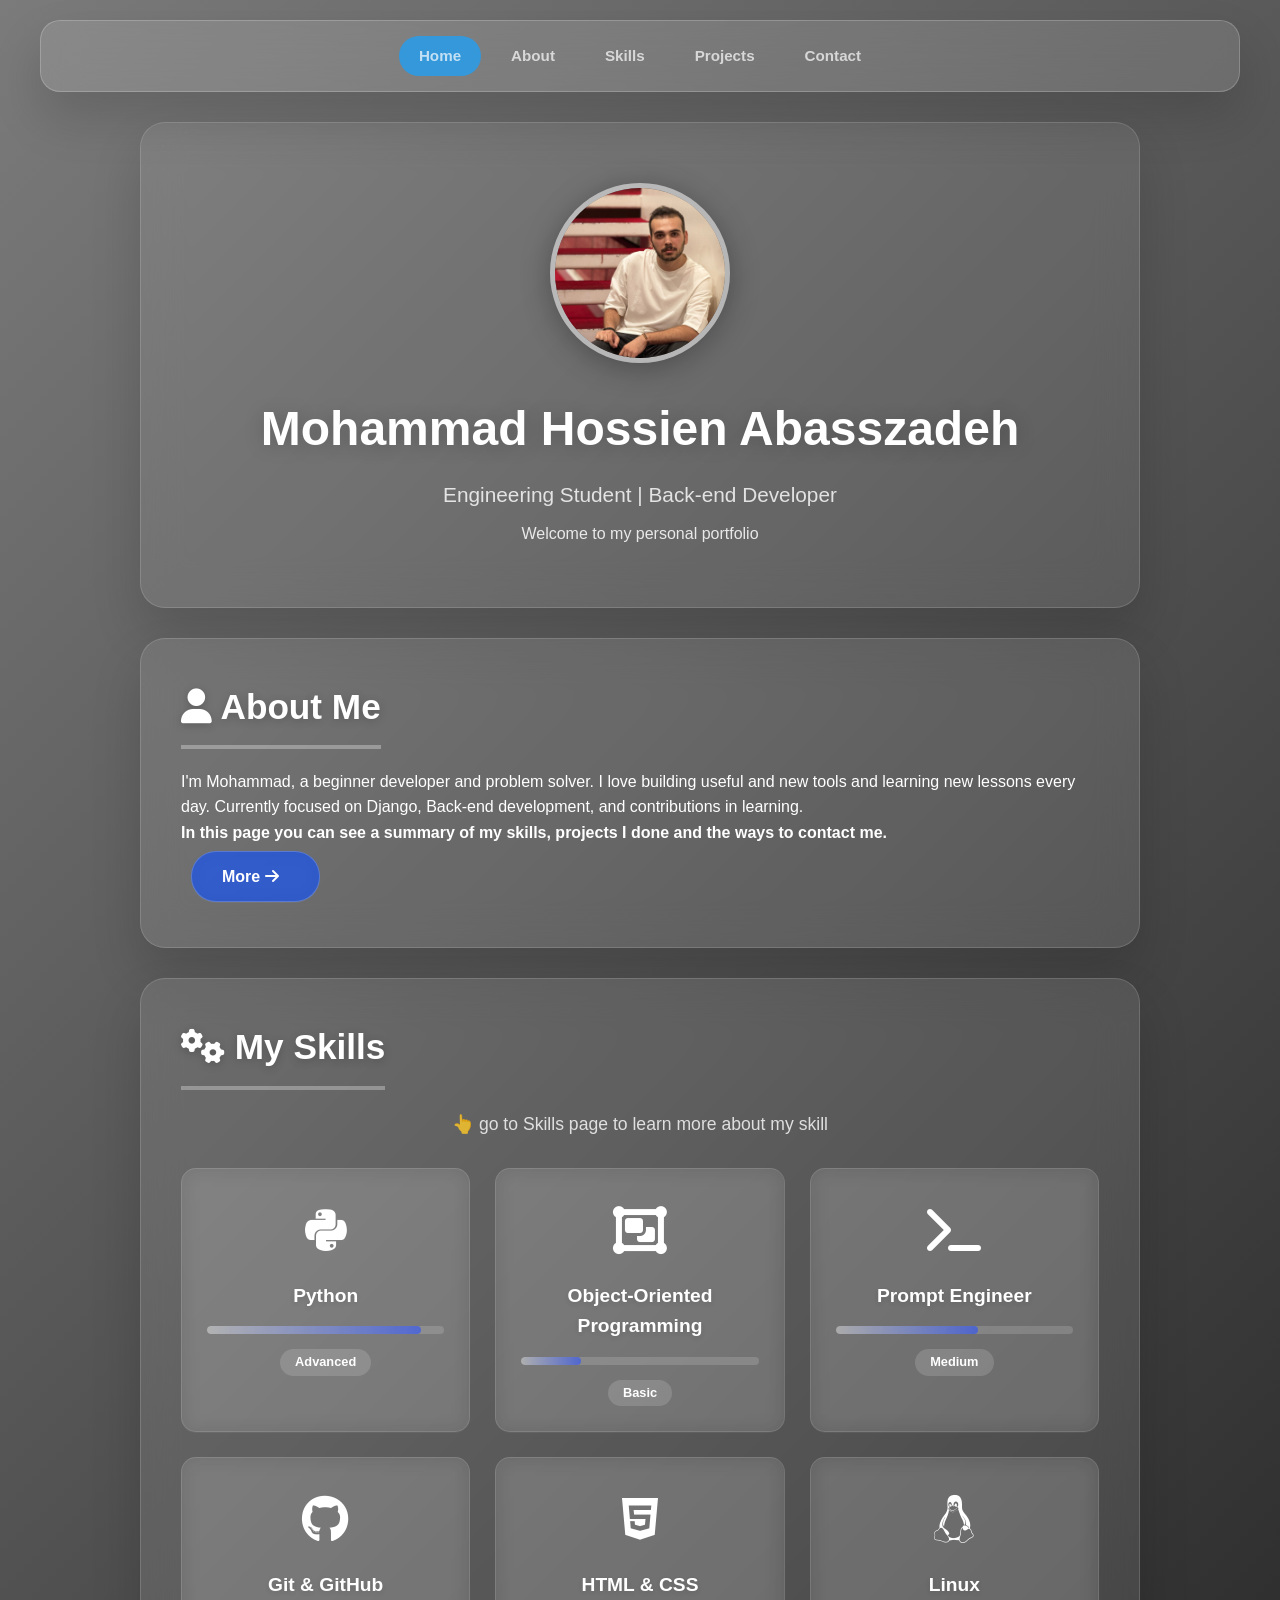
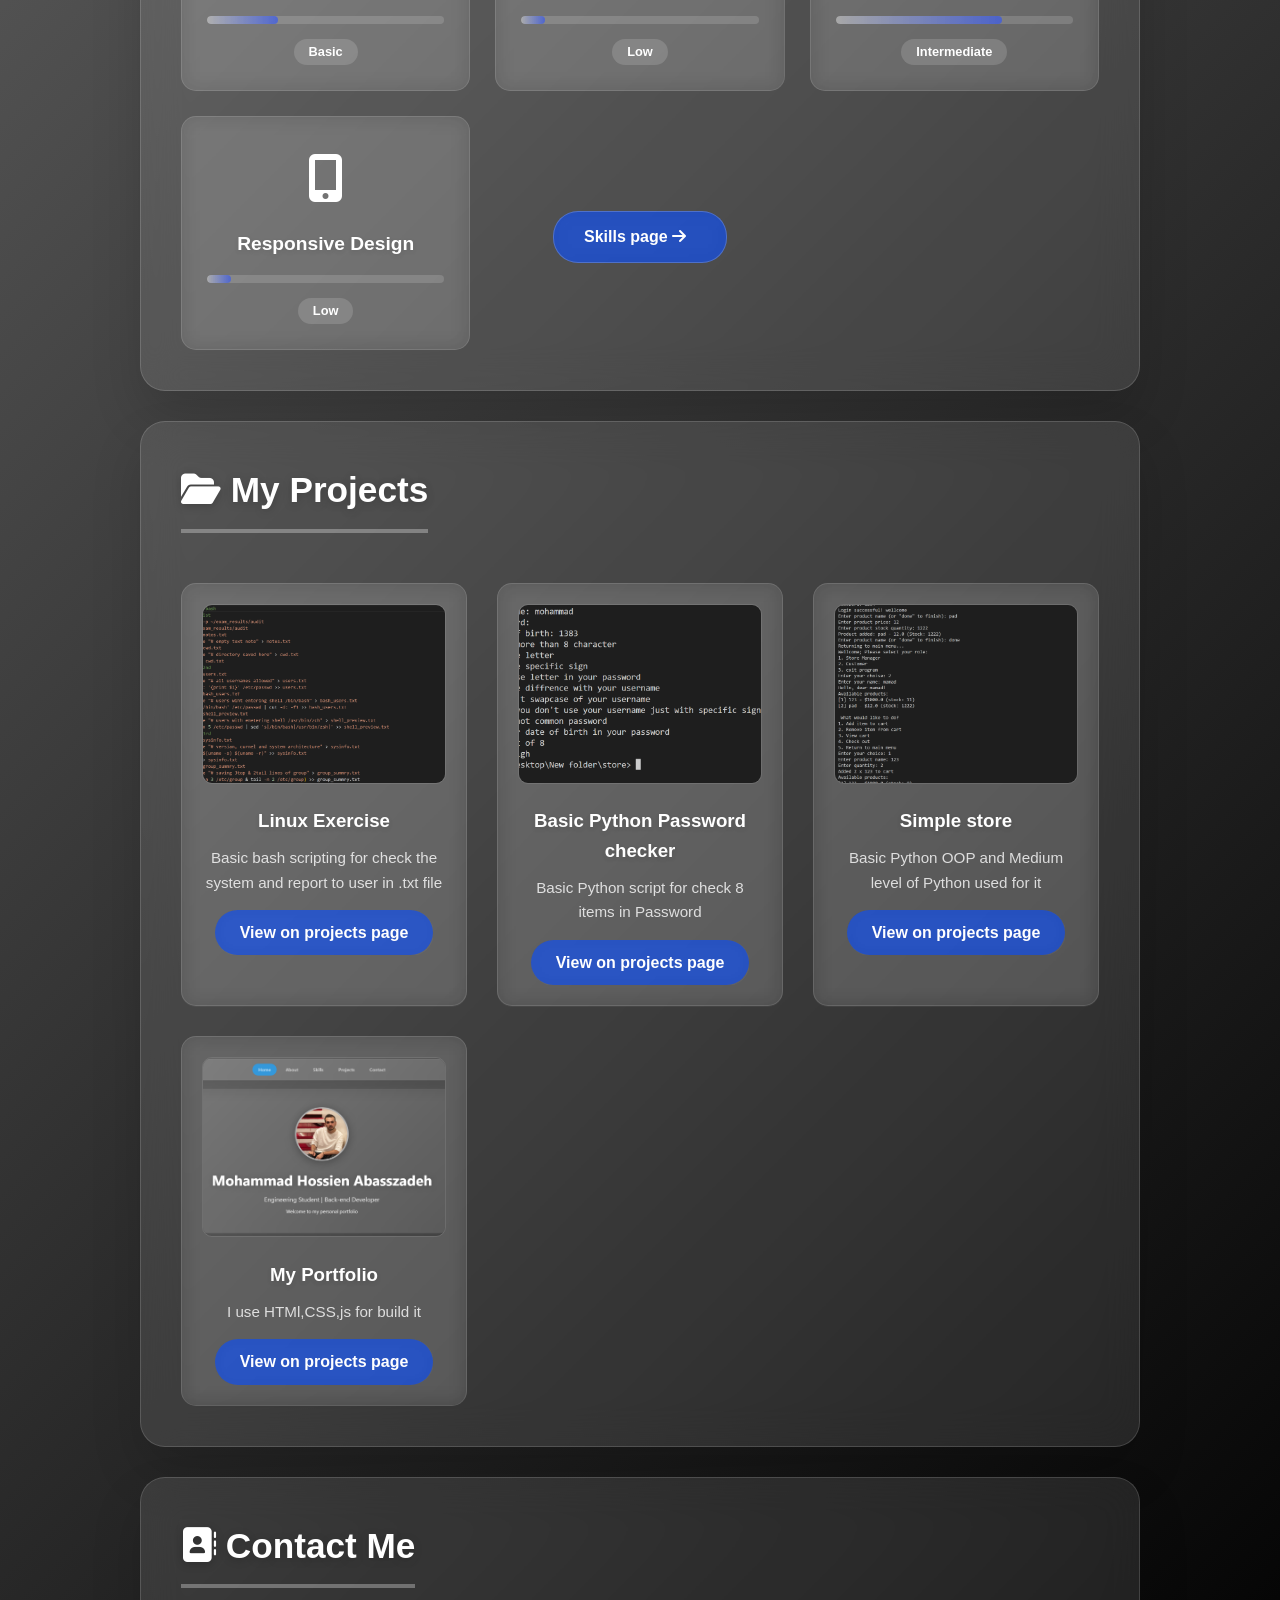
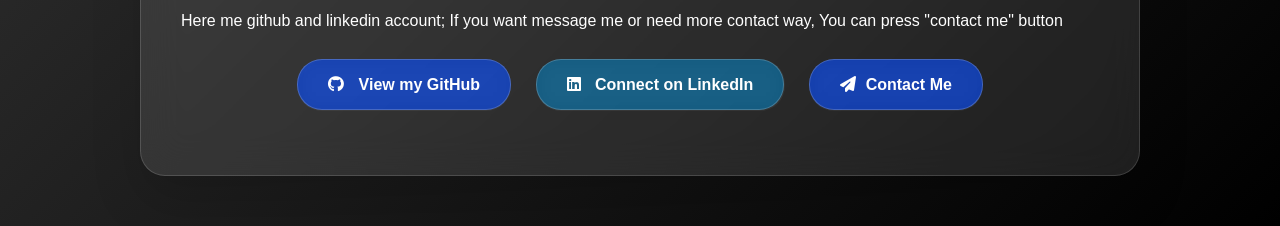
<file: index.html>
<!DOCTYPE html>
<html lang="en">
<head>
    <meta charset="UTF-8">
    <meta name="viewport" content="width=device-width, initial-scale=1.0">
    <title>Portfolio | Mohammad Hossien Abaszadeh</title>
    <link rel="stylesheet" href="src/css/style.css">
    <link rel="stylesheet" href="https://cdnjs.cloudflare.com/ajax/libs/font-awesome/6.4.0/css/all.min.css">
</head>
<body>

    <!-- ===== NAVIGATION ===== -->
    <nav>
        <ul>
            <li><a href="#home">Home</a></li>
            <li><a href="#about">About</a></li>
            <li><a href="#skills">Skills</a></li>
            <li><a href="#projects">Projects</a></li>
            <li><a href="#contact">Contact</a></li>
        </ul>
    </nav>

    <!-- ===== HOME SECTION ===== -->
    <section id="home" class="section hero">
        <img src="src/images/me.jpg" alt="Profile Photo" class="profile-img">
        <h1>Mohammad Hossien Abasszadeh</h1>
        <p class="title">Engineering Student | Back-end Developer</p>
        <p>Welcome to my personal portfolio</p>
    </section>

    <!-- ===== ABOUT SECTION ===== -->
    <section id="about" class="section content">
        <h2><i class="fas fa-user"></i> About Me</h2>
        <p>
            I'm Mohammad, a beginner developer and problem solver. I love building useful and new tools 
            and learning new lessons every day. Currently focused on Django, Back-end development, and contributions in learning. 
        </p>
        <p><strong>
            In this page you can see a summary of my skills, projects I done and the ways to contact me.
        </strong></p>
        <a href="about.html" target="_blank" class="github-btn">
                More <i class="fas fa-arrow-right"></i>
            </a>
    </section>

    <!-- ===== SKILLS SECTION (UPDATED WITH HOVER CARDS) ===== -->
    <section id="skills" class="section content">
        <h2><i class="fas fa-cogs"></i> My Skills</h2>
        <p class="skill-instruction">👆 go to Skills page to learn more about my skill </p>
        
        <div class="skills-grid">
            <!-- Skill 1: Python -->
            <div class="skill-card">
                <div class="skill-icon"><i class="fab fa-python"></i></div>
                <h3>Python</h3>
                <div class="skill-level">
                    <div class="level-bar" style="width: 90%"></div>
                </div>
                <span class="level-text">Advanced</span>
                <div class="skill-description">
                    <p><strong>Level:</strong> Advanced (90%)</p>
                </div>
            </div>

            <!-- Skill 2: OOP -->
            <div class="skill-card">
                <div class="skill-icon">
                    <i class="fas fa-object-group"></i> 
                </div>
                <h3>Object-Oriented Programming</h3>
                <div class="skill-level">
                    <div class="level-bar" style="width: 25%"></div>
                </div>
                <span class="level-text">Basic</span>
                <div class="skill-description">
                    <p><strong>Level:</strong> Basic (25%)</p>
                </div>
            </div>

            <!-- Skill: AI Agency -->
            <div class="skill-card">
                <div class="skill-icon">
                    <i class="fas fa-terminal"></i> 
                </div>
                <h3>Prompt Engineer</h3>
                <div class="skill-level">
                    <div class="level-bar" style="width: 60%"></div>
                </div>
                <span class="level-text">Medium</span>
                <div class="skill-description">
                    <p><strong>Level:</strong> Medium (60%)</p>
                </div>
            </div>

            <!-- Skill 3: Git & GitHub -->
            <div class="skill-card">
                <div class="skill-icon">
                    <i class="fab fa-github"></i>
                </div>
                <h3>Git & GitHub</h3>
                <div class="skill-level">
                    <div class="level-bar" style="width: 30%"></div>
                </div>
                <span class="level-text">Basic</span>
                <div class="skill-description">
                    <p><strong>Level:</strong> Basic (30%)</p>
                </div>
            </div>

            <!-- Skill 4: HTML & CSS -->
            <div class="skill-card">
                <div class="skill-icon"><i class="fab fa-html5"></i></div>
                <h3>HTML & CSS</h3>
                <div class="skill-level">
                    <div class="level-bar" style="width: 10%"></div>
                </div>
                <span class="level-text">Low</span>
                <div class="skill-description">
                    <p><strong>Level:</strong> Low (10%)</p>
                </div>
            </div>

            <!-- Skill 5: Linux -->
            <div class="skill-card">
                <div class="skill-icon"><i class="fab fa-linux"></i></div>
                <h3>Linux</h3>
                <div class="skill-level">
                    <div class="level-bar" style="width: 70%"></div>
                </div>
                <span class="level-text">Intermediate</span>
                <div class="skill-description">
                    <p><strong>Level:</strong> Intermediate (70%)</p>
                </div>
            </div>

            <!-- Skill 6: Responsive Design -->
            <div class="skill-card">
                <div class="skill-icon"><i class="fas fa-mobile-alt"></i></div>
                <h3>Responsive Design</h3>
                <div class="skill-level">
                    <div class="level-bar" style="width: 10%"></div>
                </div>
                <span class="level-text">Low</span>
                <div class="skill-description">
                    <p><strong>Level:</strong> Low (10%)</p>
                </div>
            
            </div>
            <div class="more">
                <a href="skills.html" target="_blank" class="github-btn">
                    Skills page <i class="fas fa-arrow-right"></i>
                </a>
            </div>
        </div>
    </section>

    <!-- ===== PROJECTS SECTION ===== -->
    <section id="projects" class="section content">
        <h2><i class="fas fa-folder-open"></i> My Projects</h2>
        <div class="projects-container">
            <div class="project-card">
                <img src="src/images/linux.png" alt="Linux Exercise">
                <h3>Linux Exercise</h3>
                <p>Basic bash scripting for check the system and report to user in .txt file</p>
                <a href="projects.html#project1" target="_blank" class="btn">View on projects page</a>
            </div>
            <div class="project-card">
                <img src="src/images/python1.png" alt="Python Exercise">
                <h3>Basic Python Password checker</h3>
                <p>Basic Python script for check 8 items in Password</p>
                <a href="projects.html#project2" target="_blank" class="btn">View on projects page</a>
            </div>
            <div class="project-card">
                <img src="src/images/python2.png" alt="Git Practice">
                <h3>Simple store</h3>
                <p>Basic Python OOP and Medium level of Python used for it</p>
                <a href="projects.html#project3" target="_blank" class="btn">View on projects page</a>
            </div>
            <div class="project-card">
                <img src="src/images/proto.png" alt="Git Practice">
                <h3>My Portfolio</h3>
                <p>I use HTMl,CSS,js for build it</p>
                <a href="projects.html#project4" target="_blank" class="btn">View on projects page</a>
            </div>
        </div>
    </section>

    <!-- ===== CONTACT SECTION ===== -->
    <section id="contact" class="section content">
        <h2><i class="fas fa-address-book"></i> Contact Me</h2>
        <p>
            Here me github and linkedin account; If you want message me or need more contact way, You can press "contact me" button
        </p>
        <div style="text-align: center; margin: 20px 0;">
            <a href="https://github.com/mhmd-2018" target="_blank" class="github-btn">
                <i class="fab fa-github"></i> View my GitHub
            </a>
            <a href="https://linkedin.com/in/mohammad-hosien" target="_blank" class="linkedin-btn">
                <i class="fab fa-linkedin"></i> Connect on LinkedIn
            </a>
            <a href="contact.html" target="_blank" class="github-btn">
                <i class="fas fa-paper-plane"></i>Contact Me
            </a>
        </div>
        
    </section>

    <!-- ===== TOP BUTTON ===== -->
    <button id="topBtn" title="Go to top">⬆ Top</button>

    <script src="src/script/script.js"></script>
</body>
</html>
</file>
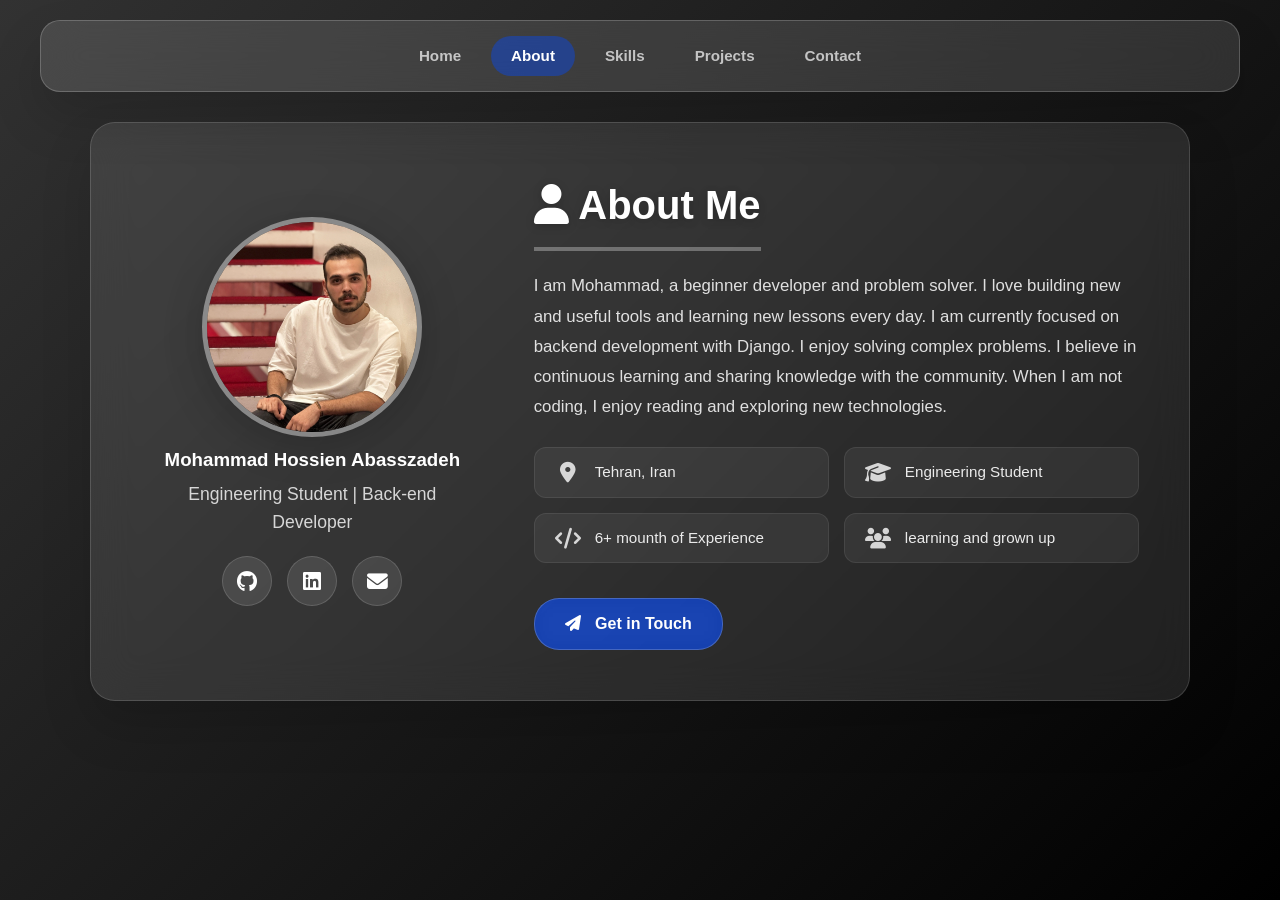
<file: about.html>
<!DOCTYPE html>
<html lang="en">
<head>
    <meta charset="UTF-8">
    <meta name="viewport" content="width=device-width, initial-scale=1.0">
    <title>About Me</title>
    <link rel="stylesheet" href="src/css/about.css">
    <link rel="stylesheet" href="https://cdnjs.cloudflare.com/ajax/libs/font-awesome/6.4.0/css/all.min.css">
</head>
<body>
    <!-- ===== NAVIGATION ===== -->
    <nav>
        <ul>
            <li><a href="index.html">Home</a></li>
            <li><a href="about.html" class="active">About</a></li>
            <li><a href="skills.html">Skills</a></li>
            <li><a href="projects.html">Projects</a></li>
            <li><a href="contact.html">Contact</a></li>
        </ul>
    </nav>

    <!-- ===== ABOUT SECTION ===== -->
    <section class="section">
        <div class="about-container">
            <div class="about-left">
                <img src="src/images/me.jpg" alt="Profile Photo" class="about-img">
                <h3>Mohammad Hossien Abasszadeh</h3>
                <p class="about-title">Engineering Student | Back-end Developer</p>
                <div class="social-links">
                    <a href="https://github.com/mhmd-2018" target="_blank" title="GitHub"><i class="fab fa-github"></i></a>
                    <a href="https://linkedin.com/in/mohammad-hosien" target="_blank" title="LInkedIn"><i class="fab fa-linkedin"></i></a>
                    <a href="mailto:mhmd2003hosien@gmail.com" title="Email"><i class="fas fa-envelope"></i></a>
                </div>
            </div>

            <div class="about-right">
                <h2><i class="fas fa-user"></i> About Me</h2>
                <p>
                    I am Mohammad, a beginner developer and problem solver. I love building new and useful tools and learning new lessons every day. 
                    I am currently focused on backend development with Django. I enjoy solving complex problems. I believe in continuous learning and sharing knowledge with the community. 
                    When I am not coding, I enjoy reading and exploring new technologies.
                </p>

                <div class="about-info">
                    <div class="info-item">
                        <i class="fas fa-map-marker-alt"></i>
                        <span>Tehran, Iran</span>
                    </div>
                    <div class="info-item">
                        <i class="fas fa-graduation-cap"></i>
                        <span>Engineering Student</span>
                    </div>
                    <div class="info-item">
                        <i class="fas fa-code"></i>
                        <span>6+ mounth of Experience</span>
                    </div>
                    <div class="info-item">
                        <i class="fas fa-users"></i>
                        <span>learning and grown up</span>
                    </div>
                </div>

                <a href="contact.html" class="btn">
                    <i class="fas fa-paper-plane"></i> Get in Touch
                </a>
            </div>
        </div>
    <script src="src/script/skills.js"></script>
</body>
</html>
</file>
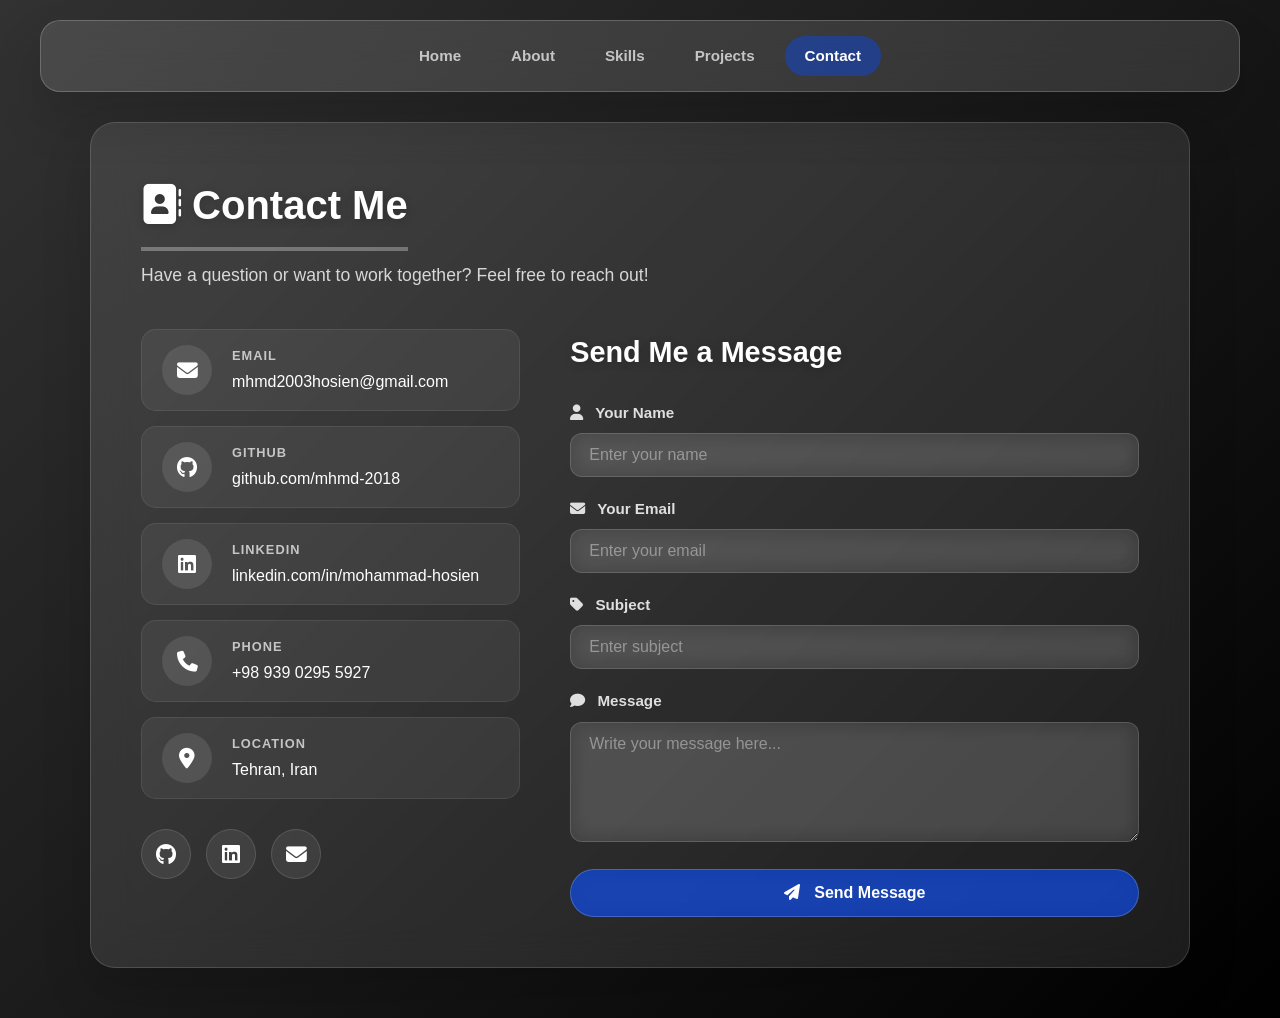
<file: contact.html>
<!DOCTYPE html>
<html lang="en">
<head>
    <meta charset="UTF-8">
    <meta name="viewport" content="width=device-width, initial-scale=1.0">
    <title>Contact Me</title>
    <link rel="stylesheet" href="src/css/contact.css">
    <link rel="stylesheet" href="https://cdnjs.cloudflare.com/ajax/libs/font-awesome/6.4.0/css/all.min.css">
</head>
<body>
    <!-- ===== NAVIGATION ===== -->
    <nav>
        <ul>
            <li><a href="index.html">Home</a></li>
            <li><a href="about.html">About</a></li>
            <li><a href="skills.html">Skills</a></li>
            <li><a href="projects.html">Projects</a></li>
            <li><a href="contact.html" class="active">Contact</a></li>
        </ul>
    </nav>

    <!-- ===== CONTACT SECTION ===== -->
    <section class="section">
        <h2><i class="fas fa-address-book"></i> Contact Me</h2>
        <p class="subtitle">Have a question or want to work together? Feel free to reach out!</p>

        <div class="contact-container">
            <!-- ===== LEFT: CONTACT INFO ===== -->
            <div class="contact-left">
                <div class="contact-info">
                    <div class="contact-item">
                        <div class="contact-icon">
                            <i class="fas fa-envelope"></i>
                        </div>
                        <div class="contact-details">
                            <h4>Email</h4>
                            <a href="mailto:mhmd2003hosien@gmail.com">mhmd2003hosien@gmail.com</a>
                        </div>
                    </div>

                    <div class="contact-item">
                        <div class="contact-icon">
                            <i class="fab fa-github"></i>
                        </div>
                        <div class="contact-details">
                            <h4>GitHub</h4>
                            <a href="https://github.com/mhmd-2018" target="_blank">github.com/mhmd-2018</a>
                        </div>
                    </div>

                    <div class="contact-item">
                        <div class="contact-icon">
                            <i class="fab fa-linkedin"></i>
                        </div>
                        <div class="contact-details">
                            <h4>LinkedIn</h4>
                            <a href="https://linkedin.com/in/mohammad-hosien" target="_blank">linkedin.com/in/mohammad-hosien</a>
                        </div>
                    </div>

                    <div class="contact-item">
                        <div class="contact-icon">
                            <i class="fas fa-phone"></i>
                        </div>
                        <div class="contact-details">
                            <h4>Phone</h4>
                            <a href="tel:+989390295927">+98 939 0295 5927</a>
                        </div>
                    </div>

                    <div class="contact-item">
                        <div class="contact-icon">
                            <i class="fas fa-map-marker-alt"></i>
                        </div>
                        <div class="contact-details">
                            <h4>Location</h4>
                            <span>Tehran, Iran</span>
                        </div>
                    </div>
                </div>

                <div class="social-links">
                    <a href="https://github.com/mhmd-2018" target="_blank" title="GitHub"><i class="fab fa-github"></i></a>
                    <a href="https://linkedin.com/in/mohammad-hosien" target="_blank" title="LinkedIn"><i class="fab fa-linkedin"></i></a>
                    <a href="mailto:mhmd2003hosien@gmail.com" title="Email"><i class="fas fa-envelope"></i></a>
                </div>
            </div>

            <!-- ===== RIGHT: CONTACT FORM ===== -->
            <div class="contact-right">
                <h3>Send Me a Message</h3>
                <form id="contactForm">
                    <div class="form-group">
                        <label for="name"><i class="fas fa-user"></i> Your Name</label>
                        <input type="text" id="name" placeholder="Enter your name" required>
                    </div>

                    <div class="form-group">
                        <label for="email"><i class="fas fa-envelope"></i> Your Email</label>
                        <input type="email" id="email" placeholder="Enter your email" required>
                    </div>

                    <div class="form-group">
                        <label for="subject"><i class="fas fa-tag"></i> Subject</label>
                        <input type="text" id="subject" placeholder="Enter subject">
                    </div>

                    <div class="form-group">
                        <label for="message"><i class="fas fa-comment"></i> Message</label>
                        <textarea id="message" placeholder="Write your message here..." rows="5" required></textarea>
                    </div>

                    <button type="submit" class="btn">
                        <i class="fas fa-paper-plane"></i> Send Message
                    </button>
                </form>
            </div>
        </div>
    </section>
    <script src="src/script/skills.js"></script>
</body>
</html>
</file>
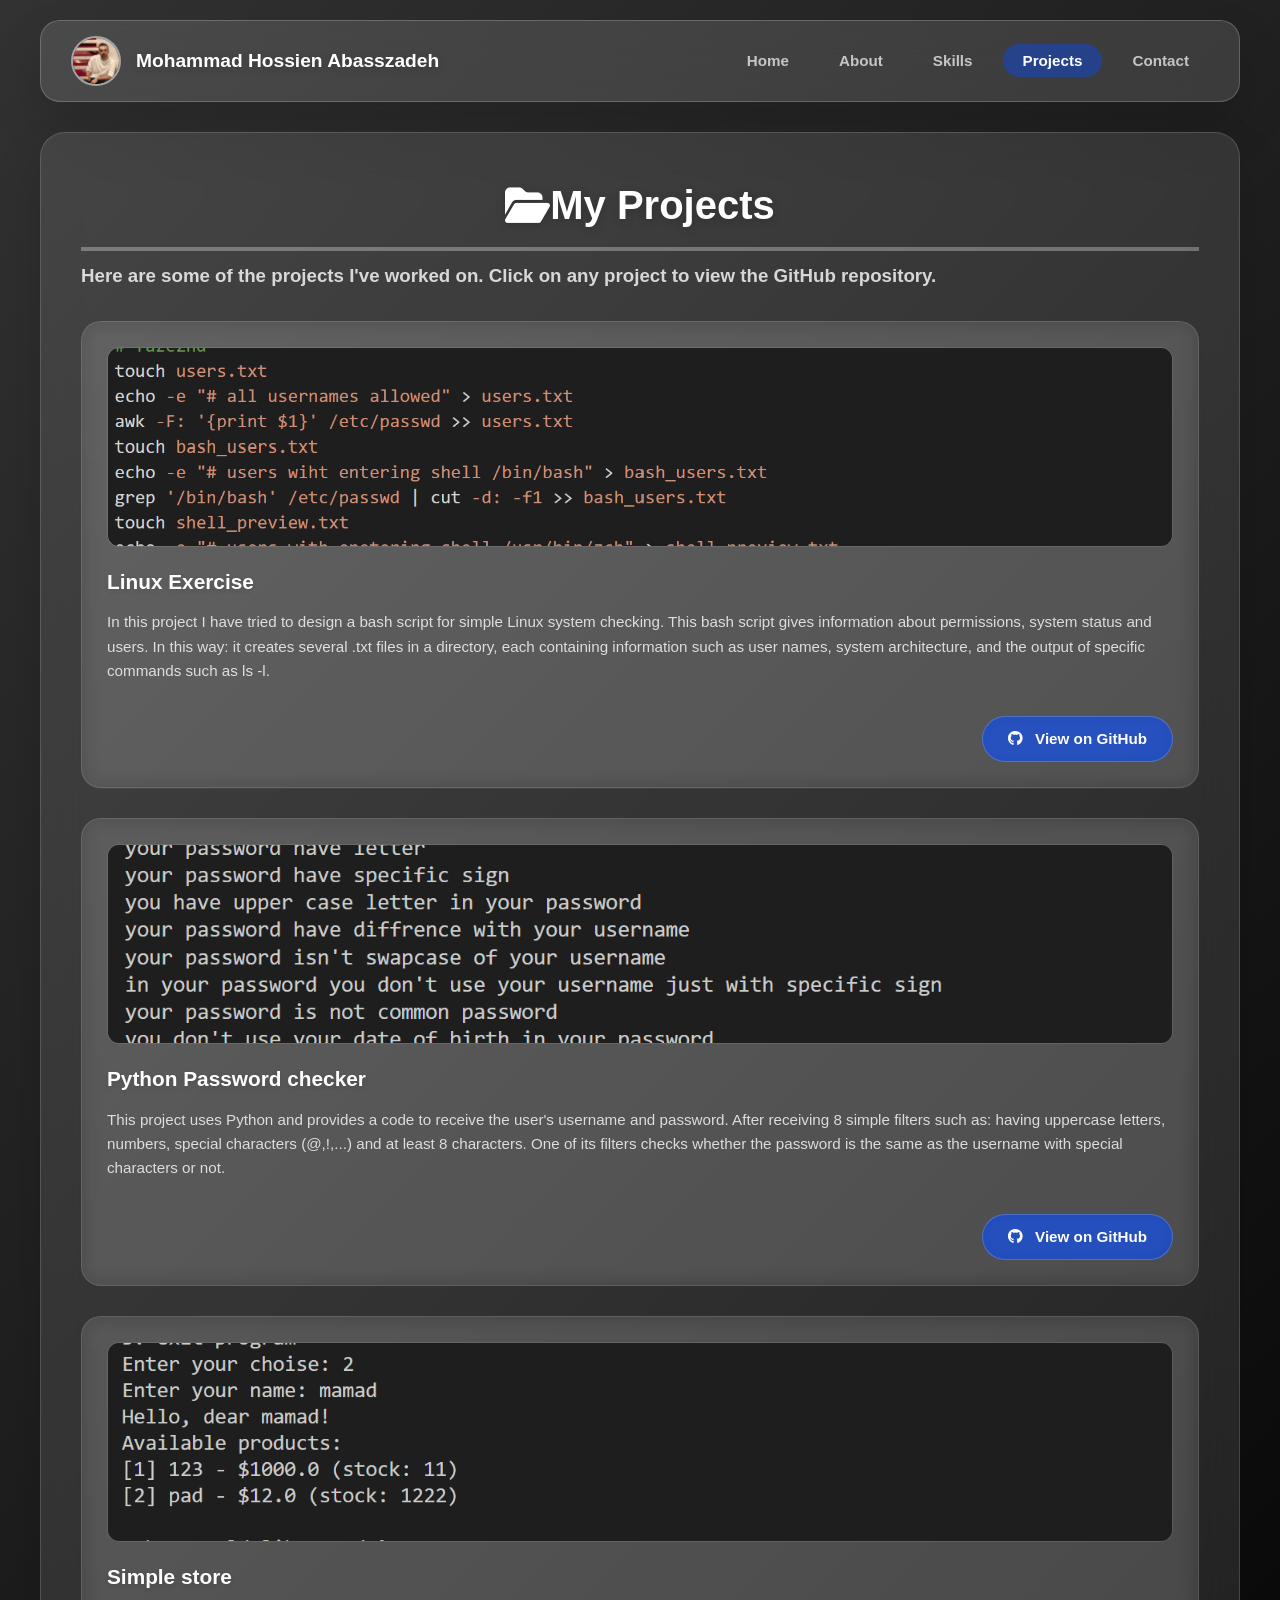
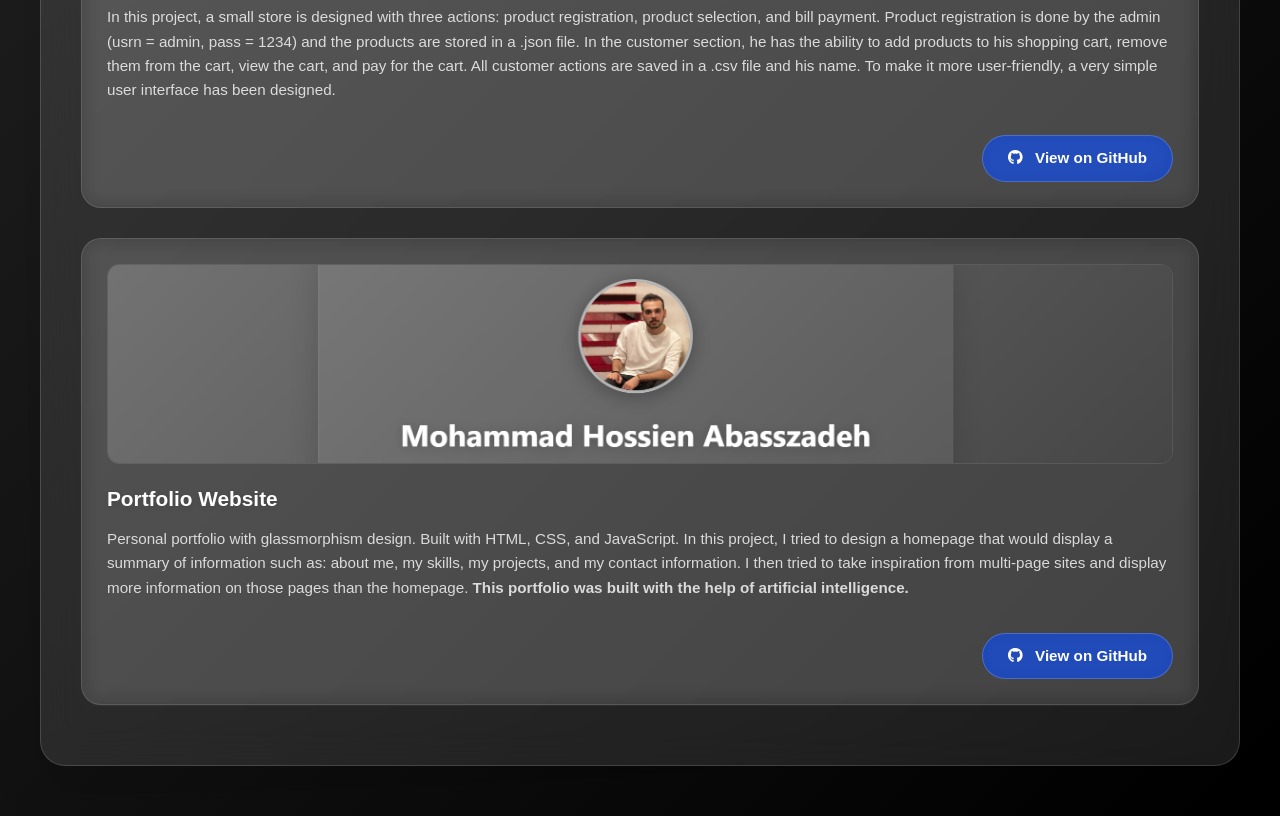
<file: projects.html>
<!DOCTYPE html>
<html lang="en">
<head>
    <meta charset="UTF-8">
    <meta name="viewport" content="width=device-width, initial-scale=1.0">
    <title>My Projects</title>
    <link rel="stylesheet" href="src/css/projects.css">
    <link rel="stylesheet" href="https://cdnjs.cloudflare.com/ajax/libs/font-awesome/6.4.0/css/all.min.css">
</head>
<body>
    <!-- ===== NAVIGATION ===== -->
    <nav class="glass-nav">
        <div class="nav-left">
            <img src="src/images/me.jpg" alt="Profile Photo" class="nav-profile-img">
            <span class="nav-name">Mohammad Hossien Abasszadeh</span>
        </div>
        <ul class="nav-links">
            <li><a href="index.html">Home</a></li>
            <li><a href="about.html">About</a></li>
            <li><a href="skills.html" >Skills</a></li>
            <li><a href="projects.html" class="active">Projects</a></li>
            <li><a href="contact.html">Contact</a></li>
        </ul>
        <div class="hamburger" onclick="toggleMenu()">
            <i class="fas fa-bars"></i>
        </div>
    </nav>

    <!-- ===== PROJECTS SECTION ===== -->
    <section class="section">
        <h2><i class="fas fa-folder-open"></i>My Projects</h2>
        <h3 style="color: rgba(255,255,255,0.8); margin-bottom: 30px;">
            Here are some of the projects I've worked on. Click on any project to view the GitHub repository.
        </h3>
        
        <div class="projects-container">
            <!-- Project 1: Linux Exercise -->
            <div class="project-card" id="project1" onclick="window.open('https://github.com/mhmd-2018/linux.git', '_blank')">
                <img src="src/images/linux.png" alt="Linux Exercise">
                <h3>Linux Exercise </h3>
                <p> 
                    In this project I have tried to design a bash script for simple Linux system checking.
                     This bash script gives information about permissions, system status and users.
                     In this way: it creates several .txt files in a directory, each containing information 
                     such as user names, system architecture, and the output of specific commands such as ls -l.
                </p>
                <a href="https://github.com/mhmd-2018/linux.git" target="_blank" class="btn">
                    <i class="fab fa-github"></i> View on GitHub
                </a>
            </div>

            <!-- Project 2: Python Student Manager -->
            <div class="project-card" id="project2" onclick="window.open('https://github.com/mhmd-2018/python1.git', '_blank')">
                <img src="src/images/python1.png" alt="Python Exercise">
                <h3>Python Password checker</h3>
                <p>
                    This project uses Python and provides a code to receive the user's username and password. 
                    After receiving 8 simple filters such as: having uppercase letters, numbers, special characters (@,!,...) and at least 8 characters. 
                    One of its filters checks whether the password is the same as the username with special characters or not.

                </p>
                <a href="https://github.com/mhmd-2018/python1.git" target="_blank" class="btn">
                    <i class="fab fa-github"></i> View on GitHub
                </a>
            </div>

            <!-- Project 3: Git Practice -->
            <div class="project-card" id="project3" onclick="window.open('https://github.com/mhmd-2018/python2.git', '_blank')">
                <img src="src/images/python2.png" alt="Python Exercise">
                <h3>Simple store</h3>
                <p>
                    In this project, a small store is designed with three actions: product registration, product selection, and bill payment. 
                    Product registration is done by the admin (usrn = admin, pass = 1234) and the products are stored in a .json file. 
                    In the customer section, he has the ability to add products to his shopping cart, remove them from the cart, view the cart, and pay for the cart. 
                    All customer actions are saved in a .csv file and his name. To make it more user-friendly, a very simple user interface has been designed.
                </p>
                <a href="https://github.com/mhmd-2018/python2.git" target="_blank" class="btn">
                    <i class="fab fa-github"></i> View on GitHub
                </a>
            </div>

            <!-- Project 4: Portfolio Website -->
            <div class="project-card" id="project4" onclick="window.open('https://github.com/mhmd-2018/portfolio-MohammadAbaszadeh.git', '_blank')">
                <img src="src/images/proto.png" alt="Portfolio Website">
                <h3>Portfolio Website</h3>
                <p>
                    Personal portfolio with glassmorphism design. Built with HTML, CSS, and JavaScript.
                    In this project, I tried to design a homepage that would display a summary of information such as: about me, my skills, my projects, and my contact information. 
                    I then tried to take inspiration from multi-page sites and display more information on those pages than the homepage. 
                    <strong>This portfolio was built with the help of artificial intelligence.</strong>
                </p>
                <a href="https://github.com/mhmd-2018/portfolio-MohammadAbaszadeh.git" target="_blank" class="btn">
                    <i class="fab fa-github"></i> View on GitHub
                </a>
            </div>

           
    <script src="src/script/skills.js"></script>
</body>
</html>
</file>
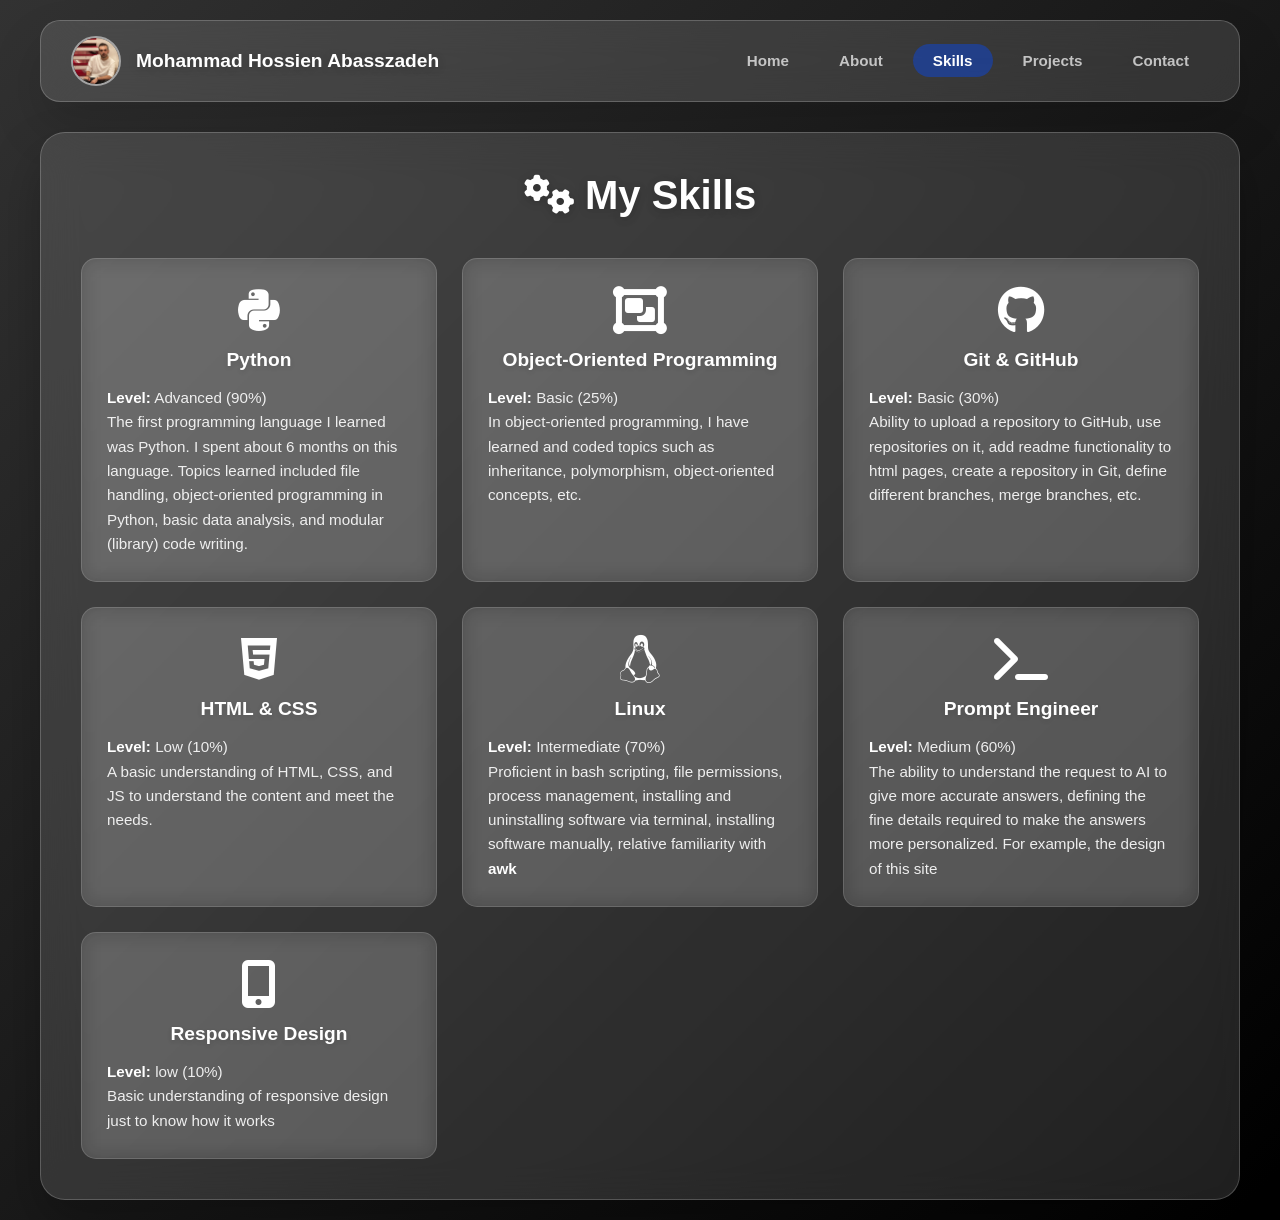
<file: skills.html>
<!DOCTYPE html>
<html lang="en">
<head>
    <meta charset="UTF-8">
    <meta name="viewport" content="width=device-width, initial-scale=1.0">
    <title>Skills</title>
    <link rel="stylesheet" href="src/css/skills.css">
    <link rel="stylesheet" href="https://cdnjs.cloudflare.com/ajax/libs/font-awesome/6.4.0/css/all.min.css">
</head>
<body>
    <!-- ===== NAVIGATION WITH PROFILE ===== -->
    <nav class="glass-nav">
        <div class="nav-left">
            <img src="src/images/me.jpg" alt="Profile Photo" class="nav-profile-img">
            <span class="nav-name">Mohammad Hossien Abasszadeh</span>
        </div>
        <ul class="nav-links">
            <li><a href="index.html">Home</a></li>
            <li><a href="about.html">About</a></li>
            <li><a href="skills.html" class="active">Skills</a></li>
            <li><a href="projects.html">Projects</a></li>
            <li><a href="contact.html">Contact</a></li>
        </ul>
        <div class="hamburger" onclick="toggleMenu()">
            <i class="fas fa-bars"></i>
        </div>
    </nav>

    <!-- ===== SKILLS CONTENT ===== -->
    <div class="glass-container">
        <h2 class="skills-title"><i class="fas fa-cogs"></i> My Skills</h2>
        <p class="skill-instruction"></p>
        
        <div class="skills-grid">
            <!-- Python -->
            <div class="skill-card">
                <div class="skill-icon"><i class="fab fa-python"></i></div>
                <h3>Python</h3>
                <div class="skill-description">
                    <p><strong>Level:</strong> Advanced (90%)</p>
                    <p>
                        The first programming language I learned was Python. I spent about 6 months on this language. 
                        Topics learned included file handling, object-oriented programming in Python, basic data analysis, 
                        and modular (library) code writing.
                    </p>
                </div>
            </div>

            <!-- OOP -->
            <div class="skill-card">
                <div class="skill-icon"><i class="fas fa-object-group"></i></div>
                <h3>Object-Oriented Programming</h3>
                <div class="skill-description">
                    <p><strong>Level:</strong> Basic (25%)</p>
                    <p>
                        In object-oriented programming, 
                        I have learned and coded topics such as inheritance, polymorphism, object-oriented concepts, etc.
                    </p>
                </div>
            </div>

            <!-- Git & GitHub -->
            <div class="skill-card">
                <div class="skill-icon"><i class="fab fa-github"></i></div>
                <h3>Git & GitHub</h3>
                <div class="skill-description">
                    <p><strong>Level:</strong> Basic (30%)</p>
                    <p>
                        Ability to upload a repository to GitHub, use repositories on it, 
                        add readme functionality to html pages, create a repository in Git, 
                        define different branches, merge branches, etc.
                    </p>
                </div>
            </div>

            <!-- HTML & CSS -->
            <div class="skill-card">
                <div class="skill-icon"><i class="fab fa-html5"></i></div>
                <h3>HTML & CSS</h3>
                <div class="skill-description">
                    <p><strong>Level:</strong> Low (10%)</p>
                    <p>
                        A basic understanding of HTML, CSS, and JS to understand the content and meet the needs.
                    </p>
                </div>
            </div>

            <!-- Linux -->
            <div class="skill-card">
                <div class="skill-icon"><i class="fab fa-linux"></i></div>
                <h3>Linux</h3>
                <div class="skill-description">
                    <p><strong>Level:</strong> Intermediate (70%)</p>
                    <p>
                       Proficient in bash scripting, file permissions, process management, 
                       installing and uninstalling software via terminal, installing software manually, relative familiarity with <strong>awk</strong> 
                    </p>
                </div>
            </div>

            <!-- AI Agency -->
            <div class="skill-card">
                <div class="skill-icon"><i class="fas fa-terminal"></i></div>
                <h3>Prompt Engineer</h3>
                <div class="skill-description">
                    <p><strong>Level:</strong> Medium (60%)</p>
                    <p>
                       The ability to understand the request to AI to give more accurate answers, 
                       defining the fine details required to make the answers more personalized. 
                       For example, the design of this site 
                    </p>
                </div>
            </div>

            <!-- Responsive Design -->
            <div class="skill-card">
                <div class="skill-icon"><i class="fas fa-mobile-alt"></i></div>
                <h3>Responsive Design</h3>
                <div class="skill-description">
                    <p><strong>Level:</strong> low (10%)</p>
                    <p>
                        Basic understanding of responsive design just to know how it works
                    </p>
                </div>
            </div>
        </div>
    </div>

    <script src="src/script/skills.js"></script>
</body>
</html>
</file>
<file: src/css/style.css>
/* ===== RESET & BASE ===== */
* {
    margin: 0;
    padding: 0;
    box-sizing: border-box;
    scroll-behavior: smooth;
}

body {
    font-family: 'Segoe UI', Tahoma, Geneva, Verdana, sans-serif;
    background: linear-gradient(135deg, #7b7b7b 0%, #000000 100%);
    min-height: 100vh;
    padding: 20px;
    color: #fff;
    line-height: 1.6;
}

/* ===== GLASS NAVIGATION ===== */
nav {
    background: rgba(255, 255, 255, 0.12);
    backdrop-filter: blur(20px);
    -webkit-backdrop-filter: blur(20px);
    border: 1px solid rgba(255, 255, 255, 0.2);
    border-radius: 20px;
    padding: 15px 30px;
    max-width: 1200px;
    margin: 0 auto 30px auto;
    display: flex;
    justify-content: center;
    align-items: center;
    box-shadow: 0 25px 50px rgba(0, 0, 0, 0.15);
    position: sticky;
    top: 0px;
    z-index: 1000;
}

nav ul {
    display: flex;
    justify-content: center;
    list-style: none;
    flex-wrap: wrap;
    gap: 10px;
    margin: 0;
    padding: 0;
}

nav ul li a {
    color: rgba(255, 255, 255, 0.7);
    text-decoration: none;
    font-weight: 600;
    padding: 8px 20px;
    border-radius: 25px;
    transition: all 0.3s ease;
    display: inline-block;
    font-size: 0.95rem;
}

nav ul li a:hover {
    background: rgba(255, 255, 255, 0.15);
    color: white;
    transform: translateY(-2px);
}

nav ul li a:active {
    transform: scale(0.95);
}

/* ===== GLASS SECTIONS ===== */
.section {
    max-width: 1000px;
    margin: 30px auto;
    padding: 40px;
    background: rgba(255, 255, 255, 0.1);
    backdrop-filter: blur(20px);
    -webkit-backdrop-filter: blur(20px);
    border: 1px solid rgba(255, 255, 255, 0.15);
    border-radius: 25px;
    box-shadow: 0 25px 50px rgba(0, 0, 0, 0.15);
    animation: fadeInUp 0.6s ease;
}

@keyframes fadeInUp {
    from {
        opacity: 0;
        transform: translateY(30px);
    }
    to {
        opacity: 1;
        transform: translateY(0);
    }
}

.section h2 {
    color: white;
    font-size: 2.2rem;
    margin-bottom: 20px;
    border-bottom: 4px solid rgba(255, 255, 255, 0.3);
    padding-bottom: 10px;
    display: inline-block;
    text-shadow: 0 2px 10px rgba(0,0,0,0.2);
}

/* ===== HOME / HERO ===== */
.hero {
    text-align: center;
    background: rgba(255, 255, 255, 0.08);
    backdrop-filter: blur(20px);
    -webkit-backdrop-filter: blur(20px);
    border: 1px solid rgba(255, 255, 255, 0.15);
    padding: 60px 40px;
    color: white;
}

.hero h1 {
    font-size: 3rem;
    margin: 20px 0 10px;
    color: white;
    text-shadow: 0 2px 20px rgba(0,0,0,0.2);
}

.hero .title {
    font-size: 1.3rem;
    opacity: 0.9;
    margin-bottom: 10px;
    color: rgba(255, 255, 255, 0.9);
}

.hero p {
    color: rgba(255, 255, 255, 0.85);
}

.profile-img {
    width: 180px;
    height: 180px;
    border-radius: 50%;
    object-fit: cover;
    border: 5px solid rgba(255, 255, 255, 0.5);
    box-shadow: 0 5px 30px rgba(0,0,0,0.3);
    transition: transform 0.3s ease;
}

.profile-img:hover {
    transform: scale(1.05);
}

/* ===== SKILLS SECTION ===== */
.skill-instruction {
    color: rgba(255, 255, 255, 0.8);
    font-size: 1.1rem;
    margin-bottom: 30px;
    text-align: center;
}

.skills-grid {
    display: grid;
    grid-template-columns: repeat(auto-fit, minmax(280px, 1fr));
    gap: 25px;
    margin-top: 20px;
}

.skill-card {
    background: rgba(255, 255, 255, 0.08);
    backdrop-filter: blur(10px);
    -webkit-backdrop-filter: blur(10px);
    border: 1px solid rgba(255, 255, 255, 0.12);
    border-radius: 15px;
    padding: 25px;
    text-align: center;
    transition: all 0.4s ease;
    cursor: pointer;
    position: relative;
    min-height: 200px;
}

.skill-card:hover {
    background: rgba(255, 255, 255, 0.18);
    transform: translateY(-10px);
    box-shadow: 0 15px 40px rgba(0,0,0,0.2);
    border-color: rgba(255, 255, 255, 0.3);
}

.skill-icon {
    font-size: 3rem;
    margin-bottom: 10px;
    color: white;
}

.skill-icon i {
    color: white;
}

.skill-card h3 {
    color: white;
    font-size: 1.2rem;
    margin-bottom: 15px;
    text-shadow: 0 2px 5px rgba(0,0,0,0.1);
}

.skill-level {
    background: rgba(255, 255, 255, 0.15);
    height: 8px;
    border-radius: 10px;
    margin: 10px 0;
    overflow: hidden;
}

.level-bar {
    height: 100%;
    background: linear-gradient(90deg, rgba(255, 255, 255, 0.3), rgba(42, 80, 252, 0.6));
    border-radius: 10px;
    transition: width 0.8s ease;
}

.level-text {
    display: inline-block;
    background: rgba(255, 255, 255, 0.15);
    color: white;
    padding: 3px 15px;
    border-radius: 20px;
    font-size: 0.8rem;
    font-weight: 600;
    margin-top: 5px;
}

/* ===== SKILL DESCRIPTION ===== */
.skill-description {
    max-height: 0;
    overflow: hidden;
    transition: max-height 0.6s ease, opacity 0.6s ease, margin 0.6s ease;
    opacity: 0;
    margin-top: 0;
}

.skill-card:hover .skill-description {
    max-height: 300px;
    opacity: 1;
    margin-top: 15px;
}

.skill-description p {
    font-size: 0.95rem;
    color: rgba(255, 255, 255, 0.9);
    text-align: left;
    line-height: 1.6;
}

.skill-description strong {
    color: white;
}
.more {
    display: block;
    margin: 90px auto 0 auto;
    text-align: center;
    width: fit-content;
}

/* ===== PROJECTS ===== */
.projects-container {
    display: grid;
    grid-template-columns: repeat(auto-fit, minmax(280px, 1fr));
    gap: 30px;
    margin-top: 30px;
}

.project-card {
    background: rgba(255, 255, 255, 0.08);
    backdrop-filter: blur(10px);
    -webkit-backdrop-filter: blur(10px);
    border: 1px solid rgba(255, 255, 255, 0.12);
    padding: 20px;
    border-radius: 15px;
    text-align: center;
    transition: all 0.3s ease;
}

.project-card:hover {
    background: rgba(255, 255, 255, 0.18);
    transform: translateY(-10px);
    box-shadow: 0 10px 30px rgba(0,0,0,0.2);
}

.project-card img {
    width: 100%;
    height: 180px;
    object-fit: cover;
    border-radius: 10px;
    margin-bottom: 15px;
    border: 1px solid rgba(255, 255, 255, 0.1);
}

.project-card h3 {
    color: white;
    margin-bottom: 10px;
    text-shadow: 0 2px 5px rgba(0,0,0,0.1);
}

.project-card p {
    color: rgba(255, 255, 255, 0.8);
    font-size: 0.95rem;
    margin-bottom: 15px;
}

.btn {
    display: inline-block;
    background: rgba(1, 73, 255, 0.60);
    backdrop-filter: blur(10px);
    -webkit-backdrop-filter: blur(10px);
    border: 1px solid rgba(255, 255, 255, 0.2);
    color: white;
    padding: 10px 25px;
    border-radius: 25px;
    text-decoration: none;
    font-weight: 600;
    transition: all 0.3s ease;
    border: none;
    cursor: pointer;
}

.btn:hover {
    background: rgb(1, 73, 255);
    transform: scale(1.05);
    box-shadow: 0 5px 20px rgba(0,0,0,0.2);
}

/* ===== CONTACT ===== */
.contact-info {
    display: flex;
    flex-direction: column;
    gap: 15px;
    margin: 25px 0;
    padding: 20px;
    background: rgba(255, 255, 255, 0.05);
    border-radius: 15px;
    border: 1px solid rgba(255, 255, 255, 0.1);
}

.contact-item {
    display: flex;
    align-items: center;
    gap: 15px;
    padding: 10px 15px;
    background: rgba(255, 255, 255, 0.05);
    border-radius: 10px;
    transition: all 0.3s ease;
    border-left: 4px solid rgba(255, 255, 255, 0.3);
}

.contact-item:hover {
    transform: translateX(10px);
    background: rgba(255, 255, 255, 0.1);
}

.contact-item i {
    font-size: 1.8rem;
    width: 40px;
    text-align: center;
    color: white;
    transition: all 0.3s ease;
}

.contact-item:hover i {
    transform: scale(1.2);
}

.contact-item span {
    font-size: 1.1rem;
    color: rgba(255, 255, 255, 0.9);
}

.contact-item a {
    color: rgba(255, 255, 255, 0.9);
    text-decoration: none;
    font-weight: 600;
    transition: color 0.3s ease;
}

.contact-item a:hover {
    color: white;
    text-decoration: underline;
}

form {
    margin-top: 25px;
}

form label {
    display: block;
    font-weight: 600;
    margin: 15px 0 5px;
    color: rgba(255, 255, 255, 0.9);
}

form input,
form textarea {
    width: 100%;
    padding: 12px 15px;
    background: rgba(255, 255, 255, 0.08);
    backdrop-filter: blur(10px);
    -webkit-backdrop-filter: blur(10px);
    border: 1px solid rgba(255, 255, 255, 0.15);
    border-radius: 10px;
    font-family: inherit;
    font-size: 1rem;
    color: white;
    transition: border-color 0.3s ease;
}

form input::placeholder,
form textarea::placeholder {
    color: rgba(255, 255, 255, 0.5);
}

form input:focus,
form textarea:focus {
    outline: none;
    border-color: rgba(255, 255, 255, 0.5);
    background: rgba(255, 255, 255, 0.12);
}

form textarea {
    resize: vertical;
}

form button {
    margin-top: 20px;
    width: 100%;
}

.github-btn,
.linkedin-btn {
    display: inline-block;
    padding: 12px 30px;
    border-radius: 25px;
    text-decoration: none;
    font-weight: 600;
    transition: all 0.3s ease;
    margin: 5px 10px;
}

.github-btn {
    background: rgba(1, 73, 255, 0.60);
    backdrop-filter: blur(10px);
    -webkit-backdrop-filter: blur(10px);
    border: 1px solid rgba(255, 255, 255, 0.2);
    color: white;
}

.github-btn:hover {
    background: rgba(1, 73, 255);
    transform: scale(1.05);
    box-shadow: 0 5px 20px rgba(0,0,0,0.2);
}

.linkedin-btn {
    background: rgba(0, 119, 181, 0.6);
    backdrop-filter: blur(10px);
    -webkit-backdrop-filter: blur(10px);
    border: 1px solid rgba(255, 255, 255, 0.2);
    color: white;
}

.linkedin-btn:hover {
    background: rgba(0, 119, 181, 0.8);
    transform: scale(1.05);
    box-shadow: 0 5px 20px rgba(0, 119, 181, 0.4);
}

.github-btn i,
.linkedin-btn i {
    margin-right: 10px;
}

/* ===== TOP BUTTON ===== */
#topBtn {
    position: fixed;
    bottom: 30px;
    right: 30px;
    background: rgba(255, 255, 255, 0.15);
    backdrop-filter: blur(10px);
    -webkit-backdrop-filter: blur(10px);
    border: 1px solid rgba(255, 255, 255, 0.2);
    color: white;
    padding: 15px 20px;
    border-radius: 50px;
    cursor: pointer;
    font-weight: bold;
    box-shadow: 0 5px 15px rgba(0,0,0,0.3);
    transition: all 0.3s ease;
    display: none;
    z-index: 999;
}

#topBtn:hover {
    background: rgba(255, 255, 255, 0.3);
    transform: translateY(-3px);
}

/* ===== RESPONSIVE DESIGN ===== */
@media (max-width: 768px) {
    nav ul {
        flex-direction: column;
        align-items: center;
        gap: 5px;
    }

    nav ul li a {
        width: 100%;
        text-align: center;
    }

    .section {
        margin: 15px;
        padding: 25px;
    }

    .hero h1 {
        font-size: 2.2rem;
    }

    .profile-img {
        width: 140px;
        height: 140px;
    }

    .projects-container {
        grid-template-columns: 1fr;
    }

    .skills-grid {
        grid-template-columns: 1fr;
    }

    .skill-card:hover .skill-description {
        max-height: 400px;
    }

    #topBtn {
        bottom: 20px;
        right: 20px;
        padding: 12px 16px;
        font-size: 0.9rem;
    }
}

@media (max-width: 480px) {
    .hero h1 {
        font-size: 1.8rem;
    }

    .section h2 {
        font-size: 1.6rem;
    }

    .skill-card {
        padding: 20px;
    }
}
</file>
<file: src/css/about.css>
/* ===== RESET & BASE ===== */
* {
    margin: 0;
    padding: 0;
    box-sizing: border-box;
    scroll-behavior: smooth;
}

body {
    font-family: 'Segoe UI', Tahoma, Geneva, Verdana, sans-serif;
    background: linear-gradient(135deg, #323232 0%, #000000 100%);
    min-height: 100vh;
    padding: 20px;
    color: #fff;
    line-height: 1.6;
}

/* ===== GLASS NAVIGATION ===== */
nav {
    background: rgba(255, 255, 255, 0.12);
    backdrop-filter: blur(20px);
    -webkit-backdrop-filter: blur(20px);
    border: 1px solid rgba(255, 255, 255, 0.2);
    border-radius: 20px;
    padding: 15px 30px;
    max-width: 1200px;
    margin: 0 auto 30px auto;
    display: flex;
    justify-content: center;
    align-items: center;
    box-shadow: 0 25px 50px rgba(0, 0, 0, 0.15);
    position: sticky;
    top: 20px;
    z-index: 1000;
}

nav ul {
    display: flex;
    justify-content: center;
    list-style: none;
    flex-wrap: wrap;
    gap: 10px;
    margin: 0;
    padding: 0;
}

nav ul li a {
    color: rgba(255, 255, 255, 0.7);
    text-decoration: none;
    font-weight: 600;
    padding: 8px 20px;
    border-radius: 25px;
    transition: all 0.3s ease;
    display: inline-block;
    font-size: 0.95rem;
}

nav ul li a:hover {
    background: rgba(255, 255, 255, 0.15);
    color: white;
    transform: translateY(-2px);
}

nav ul li a.active {
    background: rgba(1, 73, 255, 0.40);
    color: white;
}

nav ul li a:active {
    transform: scale(0.95);
}

/* ===== GLASS SECTION ===== */
.section {
    max-width: 1100px;
    margin: 30px auto;
    padding: 50px;
    background: rgba(255, 255, 255, 0.1);
    backdrop-filter: blur(20px);
    -webkit-backdrop-filter: blur(20px);
    border: 1px solid rgba(255, 255, 255, 0.15);
    border-radius: 25px;
    box-shadow: 0 25px 50px rgba(0, 0, 0, 0.15);
    animation: fadeInUp 0.6s ease;
}

@keyframes fadeInUp {
    from {
        opacity: 0;
        transform: translateY(30px);
    }
    to {
        opacity: 1;
        transform: translateY(0);
    }
}

/* ===== ABOUT CONTAINER ===== */
.about-container {
    display: flex;
    gap: 50px;
    align-items: center;
}

/* ===== LEFT SIDE ===== */
.about-left {
    flex: 1;
    text-align: center;
    padding: 20px;
}

.about-img {
    width: 220px;
    height: 220px;
    border-radius: 50%;
    object-fit: cover;
    border: 5px solid rgba(255, 255, 255, 0.4);
    box-shadow: 0 10px 40px rgba(0, 0, 0, 0.2);
    transition: transform 0.3s ease;
}

.about-img:hover {
    transform: scale(1.05);
}

.about-left h2 {
    font-size: 2rem;
    margin-top: 20px;
    color: white;
    text-shadow: 0 2px 10px rgba(0,0,0,0.2);
}

.about-title {
    color: rgba(255, 255, 255, 0.8);
    font-size: 1.1rem;
    margin-top: 5px;
}

.social-links {
    margin-top: 20px;
    display: flex;
    justify-content: center;
    gap: 15px;
}

.social-links a {
    display: inline-flex;
    align-items: center;
    justify-content: center;
    width: 50px;
    height: 50px;
    background: rgba(255, 255, 255, 0.1);
    border: 1px solid rgba(255, 255, 255, 0.15);
    border-radius: 50%;
    color: white;
    font-size: 1.3rem;
    transition: all 0.3s ease;
    text-decoration: none;
}

.social-links a:hover {
    background: rgba(255, 255, 255, 0.25);
    transform: translateY(-5px);
    box-shadow: 0 10px 25px rgba(0,0,0,0.2);
}

/* ===== RIGHT SIDE ===== */
.about-right {
    flex: 2;
}

.about-right h2 {
    font-size: 2.5rem;
    color: white;
    margin-bottom: 20px;
    border-bottom: 4px solid rgba(255, 255, 255, 0.3);
    padding-bottom: 10px;
    display: inline-block;
    text-shadow: 0 2px 10px rgba(0,0,0,0.2);
}

.about-right p {
    color: rgba(255, 255, 255, 0.85);
    font-size: 1.05rem;
    margin-bottom: 15px;
    line-height: 1.8;
}

.about-info {
    display: grid;
    grid-template-columns: 1fr 1fr;
    gap: 15px;
    margin: 25px 0;
}

.info-item {
    display: flex;
    align-items: center;
    gap: 12px;
    padding: 12px 18px;
    background: rgba(255, 255, 255, 0.06);
    border: 1px solid rgba(255, 255, 255, 0.08);
    border-radius: 12px;
    transition: all 0.3s ease;
}

.info-item:hover {
    background: rgba(255, 255, 255, 0.49);
    transform: translateX(5px);
}

.info-item i {
    font-size: 1.3rem;
    color: rgba(255, 255, 255, 0.8);
    width: 30px;
    text-align: center;
}

.info-item span {
    color: rgba(255, 255, 255, 0.9);
    font-size: 0.95rem;
}

/* ===== BUTTON ===== */
.btn {
    display: inline-block;
    background: rgba(1, 73, 255, 0.60);
    backdrop-filter: blur(10px);
    -webkit-backdrop-filter: blur(10px);
    border: 1px solid rgba(255, 255, 255, 0.2);
    color: white;
    padding: 12px 30px;
    border-radius: 25px;
    text-decoration: none;
    font-weight: 600;
    transition: all 0.3s ease;
    cursor: pointer;
    font-size: 1rem;
    margin-top: 10px;
}

.btn:hover {
    background: rgba(1, 73, 255);
    transform: scale(1.05);
    box-shadow: 0 5px 20px rgba(0,0,0,0.2);
}

.btn i {
    margin-right: 10px;
}

/* ===== RESPONSIVE ===== */
@media (max-width: 992px) {
    .about-container {
        flex-direction: column;
        gap: 30px;
    }

    .about-right {
        text-align: center;
    }

    .about-right h2 {
        display: block;
    }

    .about-info {
        grid-template-columns: 1fr;
        max-width: 400px;
        margin: 25px auto;
    }

    .info-item {
        justify-content: center;
    }
}

@media (max-width: 768px) {
    nav ul {
        flex-direction: column;
        align-items: center;
        gap: 5px;
    }

    nav ul li a {
        width: 100%;
        text-align: center;
        padding: 10px;
    }

    nav {
        padding: 15px 20px;
        top: 10px;
    }

    .section {
        margin: 15px;
        padding: 30px 20px;
    }

    .about-left h2 {
        font-size: 1.6rem;
    }

    .about-right h2 {
        font-size: 2rem;
        display: block;
        text-align: center;
    }

    .about-right p {
        font-size: 0.95rem;
        text-align: center;
    }

    .about-img {
        width: 170px;
        height: 170px;
    }

    .about-info {
        grid-template-columns: 1fr;
        max-width: 100%;
    }

    #topBtn {
        bottom: 20px;
        right: 20px;
        padding: 12px 16px;
        font-size: 0.9rem;
    }
}

@media (max-width: 480px) {
    .about-img {
        width: 140px;
        height: 140px;
    }

    .about-left h2 {
        font-size: 1.3rem;
    }

    .about-title {
        font-size: 0.95rem;
    }

    .about-right h2 {
        font-size: 1.6rem;
    }

    .social-links a {
        width: 45px;
        height: 45px;
        font-size: 1.1rem;
    }

    .btn {
        padding: 10px 25px;
        font-size: 0.9rem;
    }
}
</file>
<file: src/css/contact.css>
/* ===== RESET & BASE ===== */
* {
    margin: 0;
    padding: 0;
    box-sizing: border-box;
    scroll-behavior: smooth;
}

body {
    font-family: 'Segoe UI', Tahoma, Geneva, Verdana, sans-serif;
    background: linear-gradient(135deg, #323232 0%, #000000 100%);
    min-height: 100vh;
    padding: 20px;
    color: #fff;
    line-height: 1.6;
}

/* ===== GLASS NAVIGATION ===== */
nav {
    background: rgba(255, 255, 255, 0.12);
    backdrop-filter: blur(20px);
    -webkit-backdrop-filter: blur(20px);
    border: 1px solid rgba(255, 255, 255, 0.2);
    border-radius: 20px;
    padding: 15px 30px;
    max-width: 1200px;
    margin: 0 auto 30px auto;
    display: flex;
    justify-content: center;
    align-items: center;
    box-shadow: 0 25px 50px rgba(0, 0, 0, 0.15);
    position: sticky;
    top: 20px;
    z-index: 1000;
}

nav ul {
    display: flex;
    justify-content: center;
    list-style: none;
    flex-wrap: wrap;
    gap: 10px;
    margin: 0;
    padding: 0;
}

nav ul li a {
    color: rgba(255, 255, 255, 0.7);
    text-decoration: none;
    font-weight: 600;
    padding: 8px 20px;
    border-radius: 25px;
    transition: all 0.3s ease;
    display: inline-block;
    font-size: 0.95rem;
}

nav ul li a:hover {
    background: rgba(255, 255, 255, 0.15);
    color: white;
    transform: translateY(-2px);
}

nav ul li a.active {
    background: rgba(1, 73, 255, 0.40);
    color: white;
}

nav ul li a:active {
    transform: scale(0.95);
}

/* ===== GLASS SECTION ===== */
.section {
    max-width: 1100px;
    margin: 30px auto;
    padding: 50px;
    background: rgba(255, 255, 255, 0.1);
    backdrop-filter: blur(20px);
    -webkit-backdrop-filter: blur(20px);
    border: 1px solid rgba(255, 255, 255, 0.15);
    border-radius: 25px;
    box-shadow: 0 25px 50px rgba(0, 0, 0, 0.15);
    animation: fadeInUp 0.6s ease;
}

@keyframes fadeInUp {
    from {
        opacity: 0;
        transform: translateY(30px);
    }
    to {
        opacity: 1;
        transform: translateY(0);
    }
}

.section h2 {
    font-size: 2.5rem;
    color: white;
    margin-bottom: 10px;
    border-bottom: 4px solid rgba(255, 255, 255, 0.3);
    padding-bottom: 10px;
    display: inline-block;
    text-shadow: 0 2px 10px rgba(0,0,0,0.2);
}

.subtitle {
    color: rgba(255, 255, 255, 0.8);
    font-size: 1.1rem;
    margin-bottom: 40px;
}

/* ===== CONTACT CONTAINER ===== */
.contact-container {
    display: flex;
    gap: 50px;
}

/* ===== LEFT SIDE ===== */
.contact-left {
    flex: 1;
}

.contact-info {
    display: flex;
    flex-direction: column;
    gap: 15px;
    margin-bottom: 30px;
}

.contact-item {
    display: flex;
    align-items: center;
    gap: 20px;
    padding: 15px 20px;
    background: rgba(255, 255, 255, 0.06);
    border: 1px solid rgba(255, 255, 255, 0.08);
    border-radius: 15px;
    transition: all 0.3s ease;
}

.contact-item:hover {
    background: rgba(1, 73, 255, 0.90);
    transform: translateX(8px);
}

.contact-icon {
    width: 50px;
    height: 50px;
    display: flex;
    align-items: center;
    justify-content: center;
    background: rgba(255, 255, 255, 0.1);
    border-radius: 50%;
    font-size: 1.3rem;
    color: white;
    flex-shrink: 0;
}

.contact-details h4 {
    color: rgba(255, 255, 255, 0.7);
    font-size: 0.8rem;
    text-transform: uppercase;
    letter-spacing: 1px;
    margin-bottom: 2px;
}

.contact-details a,
.contact-details span {
    color: white;
    text-decoration: none;
    font-size: 1rem;
    font-weight: 500;
    transition: color 0.3s ease;
}

.contact-details a:hover {
    color: rgba(255, 255, 255, 0.7);
}

/* ===== SOCIAL LINKS ===== */
.social-links {
    display: flex;
    gap: 15px;
    margin-top: 10px;
}

.social-links a {
    display: inline-flex;
    align-items: center;
    justify-content: center;
    width: 50px;
    height: 50px;
    background: rgba(255, 255, 255, 0.08);
    border: 1px solid rgba(255, 255, 255, 0.12);
    border-radius: 50%;
    color: white;
    font-size: 1.3rem;
    transition: all 0.3s ease;
    text-decoration: none;
}

.social-links a:hover {
    background: rgba(1, 73, 255, 0.90);
    transform: translateY(-5px);
    box-shadow: 0 10px 25px rgba(0,0,0,0.2);
}

/* ===== RIGHT SIDE ===== */
.contact-right {
    flex: 1.5;
}

.contact-right h3 {
    font-size: 1.8rem;
    color: white;
    margin-bottom: 25px;
    text-shadow: 0 2px 10px rgba(0,0,0,0.2);
}

/* ===== FORM ===== */
.form-group {
    margin-bottom: 20px;
}

.form-group label {
    display: block;
    font-weight: 600;
    margin-bottom: 8px;
    color: rgba(255, 255, 255, 0.85);
    font-size: 0.95rem;
}

.form-group label i {
    margin-right: 8px;
}

.form-group input,
.form-group textarea {
    width: 100%;
    padding: 12px 18px;
    background: rgba(255, 255, 255, 0.08);
    backdrop-filter: blur(10px);
    -webkit-backdrop-filter: blur(10px);
    border: 1px solid rgba(255, 255, 255, 0.15);
    border-radius: 12px;
    font-family: inherit;
    font-size: 1rem;
    color: white;
    transition: all 0.3s ease;
}

.form-group input::placeholder,
.form-group textarea::placeholder {
    color: rgba(255, 255, 255, 0.4);
}

.form-group input:focus,
.form-group textarea:focus {
    outline: none;
    border-color: rgba(255, 255, 255, 0.4);
    background: rgba(255, 255, 255, 0.12);
    box-shadow: 0 0 20px rgba(255, 255, 255, 0.05);
}

.form-group textarea {
    resize: vertical;
    min-height: 120px;
}

/* ===== BUTTON ===== */
.btn {
    display: inline-block;
    background: rgba(1, 73, 255, 0.60);
    backdrop-filter: blur(10px);
    -webkit-backdrop-filter: blur(10px);
    border: 1px solid rgba(255, 255, 255, 0.2);
    color: white;
    padding: 14px 35px;
    border-radius: 25px;
    text-decoration: none;
    font-weight: 600;
    transition: all 0.3s ease;
    cursor: pointer;
    font-size: 1rem;
    width: 100%;
}

.btn:hover {
    background: rgba(1, 73, 255);
    transform: scale(1.02);
    box-shadow: 0 5px 20px rgba(0,0,0,0.2);
}

.btn i {
    margin-right: 10px;
}

/* ===== TOP BUTTON ===== */
#topBtn {
    position: fixed;
    bottom: 30px;
    right: 30px;
    background: rgba(255, 255, 255, 0.15);
    backdrop-filter: blur(10px);
    -webkit-backdrop-filter: blur(10px);
    border: 1px solid rgba(255, 255, 255, 0.2);
    color: white;
    padding: 15px 20px;
    border-radius: 50px;
    cursor: pointer;
    font-weight: bold;
    box-shadow: 0 5px 15px rgba(0,0,0,0.3);
    transition: all 0.3s ease;
    display: none;
    z-index: 999;
}

#topBtn:hover {
    background: rgba(255, 255, 255, 0.3);
    transform: translateY(-3px);
}

/* ===== RESPONSIVE ===== */
@media (max-width: 992px) {
    .contact-container {
        flex-direction: column;
        gap: 40px;
    }

    .contact-left {
        order: 2;
    }

    .contact-right {
        order: 1;
    }

    .social-links {
        justify-content: center;
    }
}

@media (max-width: 768px) {
    nav ul {
        flex-direction: column;
        align-items: center;
        gap: 5px;
    }

    nav ul li a {
        width: 100%;
        text-align: center;
        padding: 10px;
    }

    nav {
        padding: 15px 20px;
        top: 10px;
    }

    .section {
        margin: 15px;
        padding: 25px 20px;
    }

    .section h2 {
        font-size: 2rem;
        display: block;
        text-align: center;
    }

    .subtitle {
        text-align: center;
        font-size: 1rem;
    }

    .contact-right h3 {
        font-size: 1.5rem;
        text-align: center;
    }

    .contact-item {
        padding: 12px 15px;
    }

    .contact-icon {
        width: 40px;
        height: 40px;
        font-size: 1rem;
    }

    .contact-details a,
    .contact-details span {
        font-size: 0.9rem;
    }

    .social-links a {
        width: 45px;
        height: 45px;
        font-size: 1.1rem;
    }

    #topBtn {
        bottom: 20px;
        right: 20px;
        padding: 12px 16px;
        font-size: 0.9rem;
    }
}

@media (max-width: 480px) {
    .section h2 {
        font-size: 1.6rem;
    }

    .subtitle {
        font-size: 0.9rem;
    }

    .contact-right h3 {
        font-size: 1.3rem;
    }

    .contact-item {
        flex-direction: column;
        text-align: center;
        gap: 8px;
    }

    .contact-details h4 {
        text-align: center;
    }

    .form-group input,
    .form-group textarea {
        font-size: 0.9rem;
        padding: 10px 14px;
    }

    .btn {
        padding: 12px 25px;
        font-size: 0.9rem;
    }

    .social-links {
        flex-wrap: wrap;
        justify-content: center;
    }

    .social-links a {
        width: 40px;
        height: 40px;
        font-size: 1rem;
    }
}
</file>
<file: src/css/projects.css>
/* css/projects.css */

* {
    margin: 0;
    padding: 0;
    box-sizing: border-box;
    scroll-behavior: smooth;
}

body {
    font-family: 'Segoe UI', Tahoma, Geneva, Verdana, sans-serif;
    background: linear-gradient(135deg, #323232 0%, #000000 100%);
    min-height: 100vh;
    padding: 20px;
    color: #fff;
    line-height: 1.6;
}

.glass-nav {
    background: rgba(255, 255, 255, 0.12);
    backdrop-filter: blur(20px);
    -webkit-backdrop-filter: blur(20px);
    border: 1px solid rgba(255, 255, 255, 0.2);
    border-radius: 20px;
    padding: 15px 30px;
    max-width: 1200px;
    margin: 0 auto 30px auto;
    display: flex;
    justify-content: space-between;
    align-items: center;
    box-shadow: 0 25px 50px rgba(0, 0, 0, 0.15);
}

.nav-left {
    display: flex;
    align-items: center;
    gap: 15px;
}

.nav-profile-img {
    width: 50px;
    height: 50px;
    border-radius: 50%;
    object-fit: cover;
    border: 2px solid rgba(255, 255, 255, 0.5);
}

.nav-name {
    color: white;
    font-size: 1.2rem;
    font-weight: 600;
    text-shadow: 0 2px 10px rgba(0,0,0,0.2);
}

.nav-links {
    display: flex;
    list-style: none;
    gap: 10px;
}

.nav-links li a {
    color: rgba(255, 255, 255, 0.7);
    text-decoration: none;
    padding: 8px 20px;
    border-radius: 25px;
    font-weight: 600;
    transition: all 0.3s ease;
    font-size: 0.95rem;
}

.nav-links li a:hover {
    color: white;
    background: rgba(255, 255, 255, 0.15);
}

nav ul li a.active {
    background: rgba(1, 73, 255, 0.40);
    color: white;
}

.hamburger {
    display: none;
    color: white;
    font-size: 1.5rem;
    cursor: pointer;
}

/* ===== GLASS SECTION ===== */
.section {
    max-width: 1200px;
    margin: 30px auto;
    padding: 40px;
    background: rgba(255, 255, 255, 0.1);
    backdrop-filter: blur(20px);
    -webkit-backdrop-filter: blur(20px);
    border: 1px solid rgba(255, 255, 255, 0.15);
    border-radius: 25px;
    box-shadow: 0 25px 50px rgba(0, 0, 0, 0.15);
    animation: fadeInUp 0.6s ease;
}

@keyframes fadeInUp {
    from {
        opacity: 0;
        transform: translateY(30px);
    }
    to {
        opacity: 1;
        transform: translateY(0);
    }
}

.section h2 {
    color: white;
    font-size: 2.5rem;
    margin-bottom: 10px;
    border-bottom: 4px solid rgba(255, 255, 255, 0.3);
    padding-bottom: 10px;
    display: flex;
    text-shadow: 0 2px 10px rgba(0,0,0,0.2);
    justify-content: center;
    align-items: center;
}

.section > p {
    color: rgba(255, 255, 255, 0.8);
    font-size: 1.1rem;
    margin-bottom: 30px;
}

/* ===== PROJECTS GRID ===== */
.projects-container {
    display: flex;
    flex-direction: column;
    grid-template-columns: repeat(auto-fit, minmax(300px, 1fr));
    gap: 30px;
    margin: 20px auto;
}

/* ===== PROJECT CARD ===== */
.project-card {
    background: rgba(255, 255, 255, 0.08);
    backdrop-filter: blur(10px);
    -webkit-backdrop-filter: blur(10px);
    border: 1px solid rgba(255, 255, 255, 0.12);
    border-radius: 20px;
    padding: 25px;
    text-align: center;
    transition: all 0.4s ease;
    cursor: pointer;
    position: relative;
    overflow: hidden;
    display: flex;
    flex-direction: column;
    align-items: flex-start;
    width: 100%;
}

.project-card::before {
    content: '';
    position: absolute;
    top: 0;
    left: -100%;
    width: 100%;
    height: 100%;
    background: linear-gradient(90deg, transparent, rgba(255,255,255,0.05), transparent);
    transition: left 0.6s ease;
}

.project-card:hover::before {
    left: 100%;
}

.project-card:hover {
    background: rgba(255, 255, 255, 0.18);
    transform: translateY(-10px);
    box-shadow: 0 15px 40px rgba(0, 0, 0, 0.25);
    border-color: rgba(255, 255, 255, 0.3);
}

.project-card img {
    width: 100%;
    height: 200px;
    object-fit: cover;
    border-radius: 12px;
    margin-bottom: 18px;
    border: 1px solid rgba(255, 255, 255, 0.1);
    transition: transform 0.4s ease;
}

.project-card:hover img {
    transform: scale(1.03);
}

.project-card h3 {
    color: white;
    font-size: 1.3rem;
    margin-bottom: 12px;
    text-shadow: 0 2px 5px rgba(0,0,0,0.1);
}

.project-card p {
    color: rgba(255, 255, 255, 0.8);
    font-size: 0.95rem;
    margin-bottom: 18px;
    line-height: 1.6;
    text-align: left;
}

/* ===== BUTTONS ===== */
.btn {
    display: inline-block;
    background: rgba(1, 73, 255, 0.60);
    backdrop-filter: blur(10px);
    -webkit-backdrop-filter: blur(10px);
    border: 1px solid rgba(255, 255, 255, 0.2);
    color: white;
    padding: 10px 25px;
    border-radius: 25px;
    text-decoration: none;
    font-weight: 600;
    transition: all 0.3s ease;
    cursor: pointer;
    font-size: 0.95rem;
    position: relative;
    z-index: 2;
    align-self: flex-end;
    margin-top: 15px;
}

.btn:hover {
    background: rgba(1, 73, 255);
    transform: scale(1.05);
    box-shadow: 0 5px 20px rgba(0,0,0,0.2);
}

.btn i {
    margin-right: 8px;
}

/* ===== PROJECT BADGE ===== */
.project-badge {
    display: inline-block;
    background: rgba(255, 255, 255, 0.1);
    padding: 4px 14px;
    border-radius: 20px;
    font-size: 0.75rem;
    color: rgba(255, 255, 255, 0.7);
    margin-bottom: 12px;
    border: 1px solid rgba(255, 255, 255, 0.1);
}

/* ===== TOP BUTTON ===== */
#topBtn {
    position: fixed;
    bottom: 30px;
    right: 30px;
    background: rgba(255, 255, 255, 0.15);
    backdrop-filter: blur(10px);
    -webkit-backdrop-filter: blur(10px);
    border: 1px solid rgba(255, 255, 255, 0.2);
    color: white;
    padding: 15px 20px;
    border-radius: 50px;
    cursor: pointer;
    font-weight: bold;
    box-shadow: 0 5px 15px rgba(0,0,0,0.3);
    transition: all 0.3s ease;
    display: none;
    z-index: 999;
}

#topBtn:hover {
    background: rgba(255, 255, 255, 0.3);
    transform: translateY(-3px);
}

/* ===== RESPONSIVE ===== */
@media (max-width: 992px) {
    .projects-container {
        grid-template-columns: repeat(auto-fit, minmax(280px, 1fr));
        gap: 25px;
    }
}

@media (max-width: 768px) {
    nav ul {
        flex-direction: column;
        align-items: center;
        gap: 5px;
    }

    nav ul li a {
        width: 100%;
        text-align: center;
        padding: 10px;
    }

    nav {
        padding: 15px 20px;
        top: 10px;
    }

    .section {
        margin: 15px;
        padding: 25px;
    }

    .section h2 {
        font-size: 2rem;
    }

    .projects-container {
        grid-template-columns: 1fr;
        gap: 20px;
    }

    .project-card img {
        height: 180px;
    }

    #topBtn {
        bottom: 20px;
        right: 20px;
        padding: 12px 16px;
        font-size: 0.9rem;
    }
}

@media (max-width: 480px) {
    .section h2 {
        font-size: 1.6rem;
    }

    .section > p {
        font-size: 0.95rem;
    }

    .project-card {
        padding: 18px;
    }

    .project-card h3 {
        font-size: 1.1rem;
    }

    .project-card p {
        font-size: 0.9rem;
    }

    .btn {
        padding: 8px 20px;
        font-size: 0.85rem;
    }

    #topBtn {
        bottom: 15px;
        right: 15px;
        padding: 10px 14px;
        font-size: 0.8rem;
    }
}
</file>
<file: src/css/skills.css>
/* css/skills.css */

* {
    margin: 0;
    padding: 0;
    box-sizing: border-box;
}

body {
    background: linear-gradient(135deg, #323232 0%, #000000 100%);
    min-height: 100vh;
    padding: 20px;
    font-family: 'Segoe UI', Tahoma, Geneva, Verdana, sans-serif;
}

/* ===== GLASS NAVIGATION ===== */
.glass-nav {
    background: rgba(255, 255, 255, 0.12);
    backdrop-filter: blur(20px);
    -webkit-backdrop-filter: blur(20px);
    border: 1px solid rgba(255, 255, 255, 0.2);
    border-radius: 20px;
    padding: 15px 30px;
    max-width: 1200px;
    margin: 0 auto 30px auto;
    display: flex;
    justify-content: space-between;
    align-items: center;
    box-shadow: 0 25px 50px rgba(0, 0, 0, 0.15);
}

.nav-left {
    display: flex;
    align-items: center;
    gap: 15px;
}

.nav-profile-img {
    width: 50px;
    height: 50px;
    border-radius: 50%;
    object-fit: cover;
    border: 2px solid rgba(255, 255, 255, 0.5);
}

.nav-name {
    color: white;
    font-size: 1.2rem;
    font-weight: 600;
    text-shadow: 0 2px 10px rgba(0,0,0,0.2);
}

.nav-links {
    display: flex;
    list-style: none;
    gap: 10px;
}

.nav-links li a {
    color: rgba(255, 255, 255, 0.7);
    text-decoration: none;
    padding: 8px 20px;
    border-radius: 25px;
    font-weight: 600;
    transition: all 0.3s ease;
    font-size: 0.95rem;
}

.nav-links li a:hover {
    color: white;
    background: rgba(255, 255, 255, 0.15);
}

nav ul li a.active {
    background: rgba(1, 73, 255, 0.40);
    color: white;
}

.hamburger {
    display: none;
    color: white;
    font-size: 1.5rem;
    cursor: pointer;
}

/* ===== GLASS CONTAINER ===== */
.glass-container {
    background: rgba(255, 255, 255, 0.12);
    backdrop-filter: blur(20px);
    -webkit-backdrop-filter: blur(20px);
    border: 1px solid rgba(255, 255, 255, 0.2);
    border-radius: 25px;
    padding: 40px;
    max-width: 1200px;
    margin: 0 auto;
    box-shadow: 0 25px 50px rgba(0, 0, 0, 0.25);
}

.skills-title {
    text-align: center;
    color: white;
    font-size: 2.5rem;
    margin-bottom: 10px;
    text-shadow: 0 2px 10px rgba(0,0,0,0.2);
}

.skill-instruction {
    text-align: center;
    color: rgba(255, 255, 255, 0.8);
    font-size: 1.1rem;
    margin-bottom: 40px;
}

.skills-grid {
    display: grid;
    grid-template-columns: repeat(auto-fit, minmax(280px, 1fr));
    gap: 25px;
}

.skill-card {
    background: rgba(255, 255, 255, 0.1);
    backdrop-filter: blur(10px);
    -webkit-backdrop-filter: blur(10px);
    border: 1px solid rgba(255, 255, 255, 0.15);
    border-radius: 15px;
    padding: 25px;
    text-align: center;
    transition: all 0.3s ease;
}

.skill-card:hover {
    background: rgba(255, 255, 255, 0.2);
    transform: translateY(-5px);
    box-shadow: 0 10px 30px rgba(0, 0, 0, 0.2);
}

.skill-icon {
    font-size: 3rem;
    margin-bottom: 10px;
    color: white;
}

.skill-icon i {
    font-size: 3rem;
    color: white;
}

.skill-card h3 {
    color: white;
    font-size: 1.2rem;
    margin-bottom: 10px;
    text-shadow: 0 2px 5px rgba(0,0,0,0.1);
}

.skill-description {
    margin-top: 15px;
}

.skill-description p {
    font-size: 0.95rem;
    color: rgba(255, 255, 255, 0.9);
    text-align: left;
    line-height: 1.6;
}

.skill-description strong {
    color: white;
}

/* ===== RESPONSIVE ===== */
@media (max-width: 768px) {
    .glass-nav {
        padding: 15px 20px;
        flex-wrap: wrap;
    }

    .hamburger {
        display: block;
    }

    .nav-links {
        display: none;
        flex-direction: column;
        width: 100%;
        margin-top: 15px;
        gap: 5px;
    }

    .nav-links.active {
        display: flex;
    }

    .nav-links li a {
        display: block;
        text-align: center;
        padding: 10px;
        width: 100%;
    }

    .skills-grid {
        grid-template-columns: 1fr;
    }
    
    .glass-container {
        padding: 20px;
    }
    
    .skills-title {
        font-size: 2rem;
    }
}

@media (max-width: 480px) {
    .nav-name {
        font-size: 1rem;
    }
    
    .nav-profile-img {
        width: 40px;
        height: 40px;
    }

    .skills-title {
        font-size: 1.6rem;
    }
    
    .skill-card {
        padding: 20px;
    }
}
</file>
